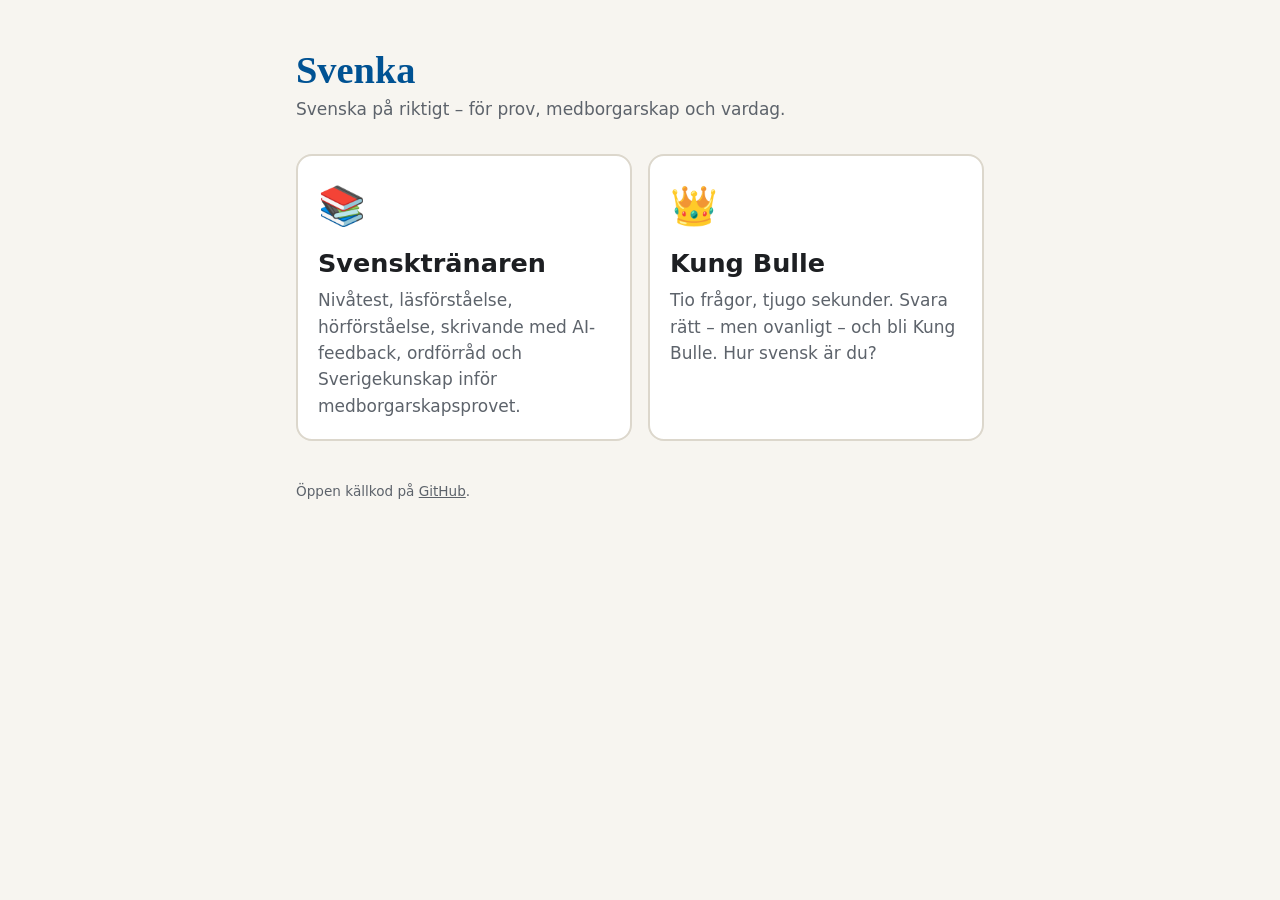
<file: index.html>
<!doctype html>
<html lang="sv">
<head>
  <meta charset="utf-8">
  <meta name="viewport" content="width=device-width, initial-scale=1">
  <title>Svenka</title>
  <meta name="description" content="Svenka: en personlig svensktränare och spelet Kung Bulle.">
  <link rel="icon" href="trainer/icons/icon.svg" type="image/svg+xml">
  <style>
    :root { --bg: #f7f5f0; --card: #fff; --ink: #1d1f22; --muted: #5d636b; --blue: #005293; --gold: #fecb00; --border: #dcd7cc; }
    @media (prefers-color-scheme: dark) { :root { --bg: #15171a; --card: #1e2125; --ink: #e9e7e2; --muted: #9aa1a9; --blue: #5aa7e6; --border: #353a40; } }
    * { box-sizing: border-box; }
    body { margin: 0; background: var(--bg); color: var(--ink); font: 17px/1.55 system-ui, -apple-system, "Segoe UI", sans-serif; }
    main { max-width: 720px; margin: 0 auto; padding: 48px 16px; }
    h1 { font: 700 2.4rem Georgia, serif; margin: 0 0 4px; color: var(--blue); }
    p.lead { color: var(--muted); margin: 0 0 32px; }
    .grid { display: grid; gap: 16px; grid-template-columns: repeat(auto-fit, minmax(260px, 1fr)); }
    a.card { display: block; text-decoration: none; color: inherit; background: var(--card); border: 2px solid var(--border); border-radius: 16px; padding: 20px; }
    a.card:hover { border-color: var(--blue); }
    .emoji { font-size: 2.4rem; }
    h2 { margin: 8px 0 4px; }
    .card p { margin: 0; color: var(--muted); }
    footer { margin-top: 40px; font-size: .85rem; color: var(--muted); }
    footer a { color: inherit; }
  </style>
</head>
<body>
  <main>
    <h1>Svenka</h1>
    <p class="lead">Svenska på riktigt – för prov, medborgarskap och vardag.</p>
    <div class="grid">
      <a class="card" href="trainer/">
        <div class="emoji">📚</div>
        <h2>Svensktränaren</h2>
        <p>Nivåtest, läsförståelse, hörförståelse, skrivande med AI-feedback, ordförråd och Sverigekunskap inför medborgarskapsprovet.</p>
      </a>
      <a class="card" href="kung-bulle/">
        <div class="emoji">👑</div>
        <h2>Kung Bulle</h2>
        <p>Tio frågor, tjugo sekunder. Svara rätt – men ovanligt – och bli Kung Bulle. Hur svensk är du?</p>
      </a>
    </div>
    <footer>Öppen källkod på <a href="https://github.com/Urban-JonathanCohen/svenka">GitHub</a>.</footer>
  </main>
</body>
</html>
</file>
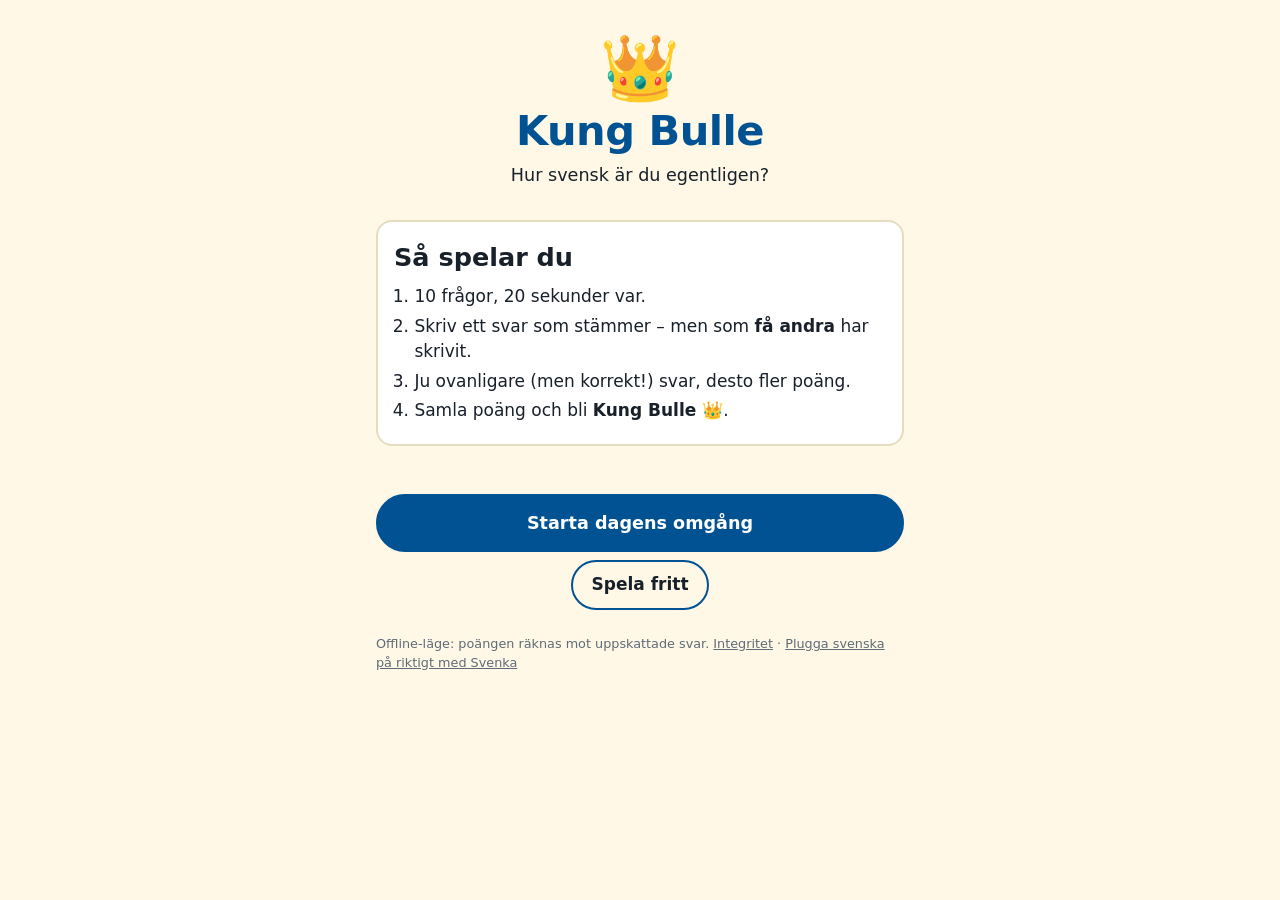
<file: kung-bulle/index.html>
<!doctype html>
<html lang="sv">
<head>
  <meta charset="utf-8">
  <meta name="viewport" content="width=device-width, initial-scale=1, viewport-fit=cover">
  <title>Kung Bulle – hur svensk är du?</title>
  <meta name="description" content="Tio frågor, tjugo sekunder var. Svara rätt – men ovanligt – och bli Kung Bulle.">
  <meta property="og:title" content="Kung Bulle 👑 – hur svensk är du?">
  <meta property="og:description" content="Tio frågor, tjugo sekunder var. Ju ovanligare rätt svar, desto fler poäng.">
  <meta name="theme-color" content="#005293">
  <link rel="icon" href="data:image/svg+xml,<svg xmlns='http://www.w3.org/2000/svg' viewBox='0 0 100 100'><text y='.9em' font-size='90'>👑</text></svg>">
  <link rel="stylesheet" href="css/style.css">
</head>
<body>
  <main id="app" class="app" aria-live="polite">
    <p class="center muted">Laddar…</p>
  </main>
  <script type="module" src="js/game.js"></script>
</body>
</html>
</file>
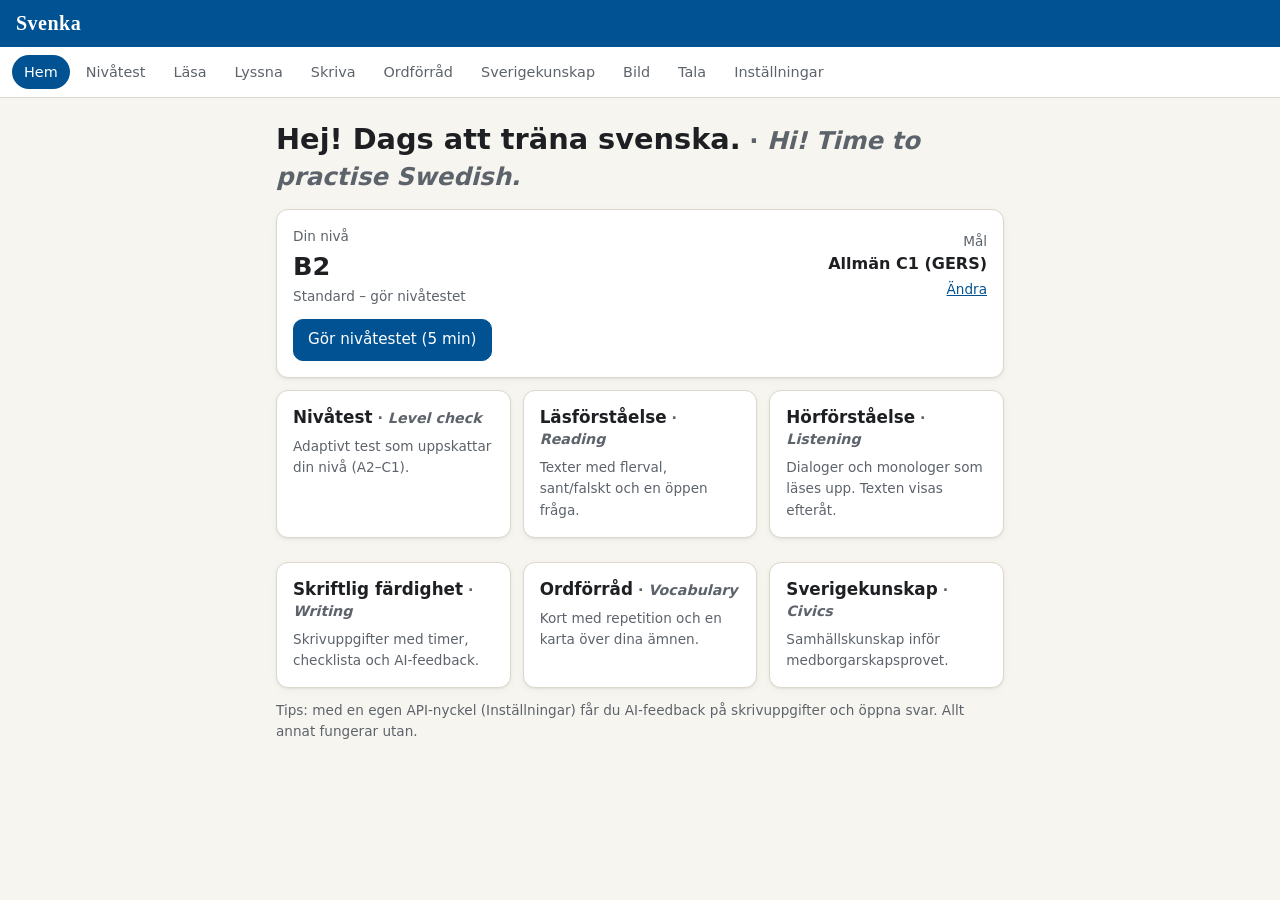
<file: trainer/index.html>
<!doctype html>
<html lang="sv">
<head>
  <meta charset="utf-8">
  <meta name="viewport" content="width=device-width, initial-scale=1, viewport-fit=cover">
  <title>Svenka – svensktränare</title>
  <meta name="description" content="Personlig tränare inför svenskprov på C1-nivå: läsförståelse, hörförståelse, skrivande, ordförråd och samhällskunskap.">
  <meta name="theme-color" content="#005293">
  <link rel="manifest" href="manifest.webmanifest">
  <link rel="icon" href="icons/icon.svg" type="image/svg+xml">
  <link rel="apple-touch-icon" href="icons/icon-192.png">
  <link rel="stylesheet" href="css/style.css">
</head>
<body>
  <header class="topbar">
    <a class="brand" href="#/">Svenka</a>
    <span class="level-badge" id="level-badge" title="Din nivå"></span>
  </header>
  <nav class="tabs" id="tabs" aria-label="Moduler"></nav>
  <main id="view" class="view" tabindex="-1"></main>
  <div id="toast" class="toast" role="status" aria-live="polite"></div>
  <script type="module" src="js/app.js"></script>
</body>
</html>
</file>
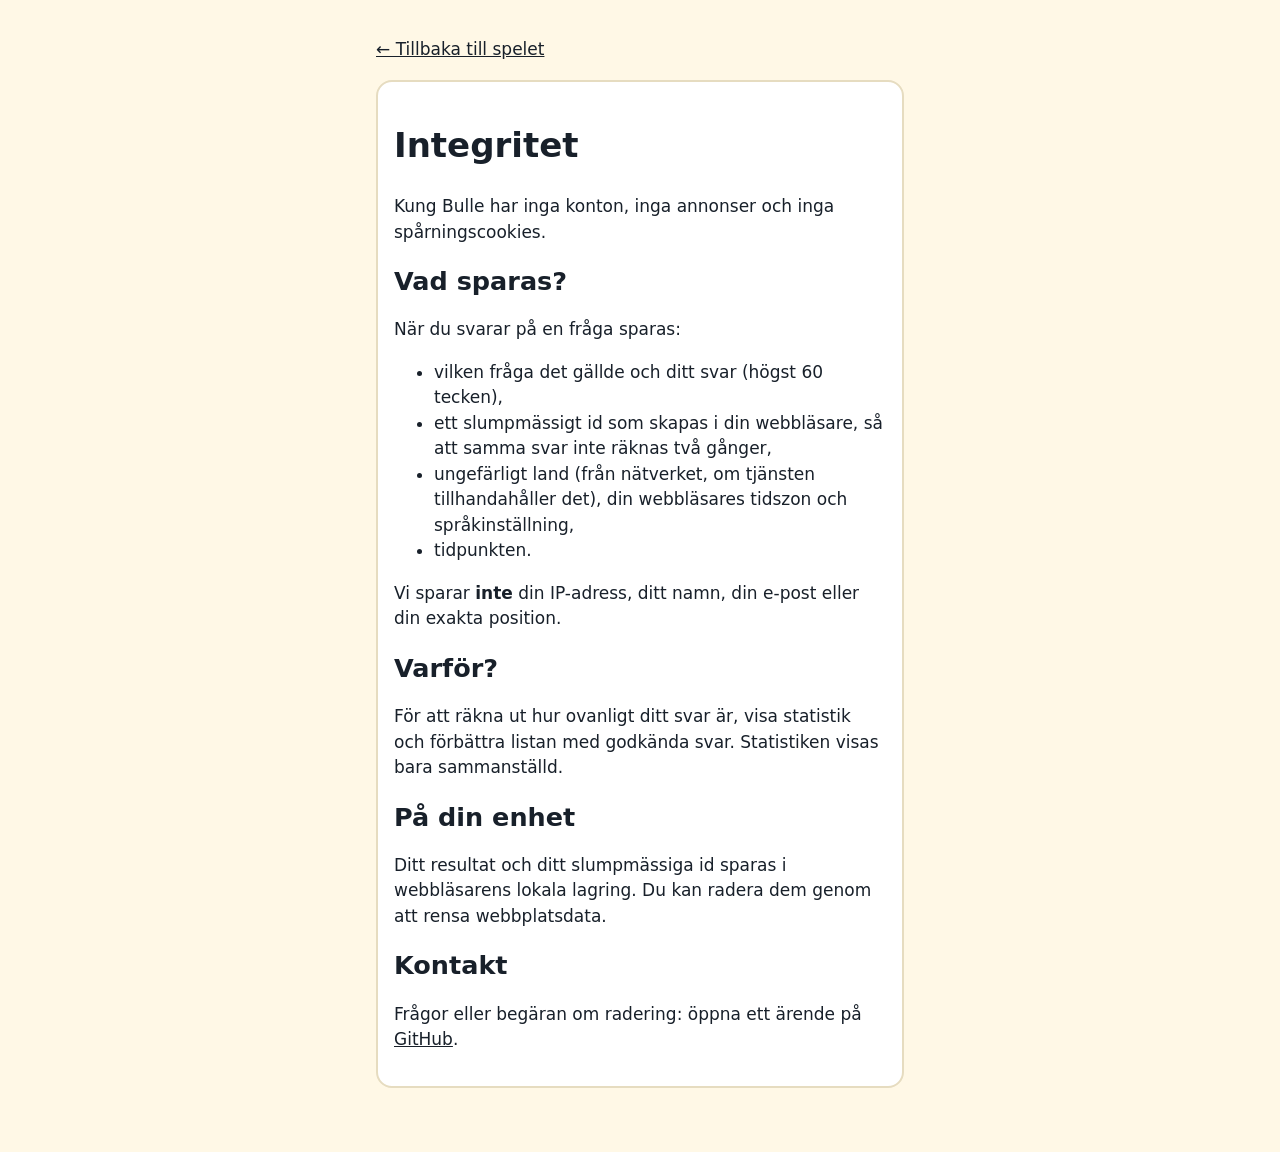
<file: kung-bulle/privacy.html>
<!doctype html>
<html lang="sv">
<head>
  <meta charset="utf-8">
  <meta name="viewport" content="width=device-width, initial-scale=1">
  <title>Integritet – Kung Bulle</title>
  <link rel="stylesheet" href="css/style.css">
</head>
<body>
  <main class="app">
    <p><a href="./">← Tillbaka till spelet</a></p>
    <div class="panel">
      <h1>Integritet</h1>
      <p>Kung Bulle har inga konton, inga annonser och inga spårningscookies.</p>
      <h2>Vad sparas?</h2>
      <p>När du svarar på en fråga sparas:</p>
      <ul>
        <li>vilken fråga det gällde och ditt svar (högst 60 tecken),</li>
        <li>ett slumpmässigt id som skapas i din webbläsare, så att samma svar inte räknas två gånger,</li>
        <li>ungefärligt land (från nätverket, om tjänsten tillhandahåller det), din webbläsares tidszon och språkinställning,</li>
        <li>tidpunkten.</li>
      </ul>
      <p>Vi sparar <strong>inte</strong> din IP-adress, ditt namn, din e-post eller din exakta position.</p>
      <h2>Varför?</h2>
      <p>För att räkna ut hur ovanligt ditt svar är, visa statistik och förbättra listan med godkända svar.
         Statistiken visas bara sammanställd.</p>
      <h2>På din enhet</h2>
      <p>Ditt resultat och ditt slumpmässiga id sparas i webbläsarens lokala lagring. Du kan radera dem genom att rensa webbplatsdata.</p>
      <h2>Kontakt</h2>
      <p>Frågor eller begäran om radering: öppna ett ärende på
         <a href="https://github.com/Urban-JonathanCohen/svenka/issues">GitHub</a>.</p>
    </div>
  </main>
</body>
</html>
</file>
<file: kung-bulle/css/style.css>
:root {
  --blue: #005293;
  --blue-deep: #003a6a;
  --gold: #fecb00;
  --cream: #fff8e6;
  --ink: #18202a;
  --muted: #5f6b78;
  --panel: #ffffff;
  --border: #e6dcc0;
  --good: #1f7a4a;
  --bad: #b3261e;
  --radius: 16px;
  --font: system-ui, -apple-system, "Segoe UI", Roboto, sans-serif;
  --display: "Arial Rounded MT Bold", "Nunito", system-ui, sans-serif;
}
@media (prefers-color-scheme: dark) {
  :root {
    --cream: #0f1720;
    --ink: #eef1f5;
    --muted: #9aa7b5;
    --panel: #18232f;
    --border: #2a3846;
    --good: #6fcf97;
    --bad: #f28b82;
  }
}
* { box-sizing: border-box; }
html, body { margin: 0; }
body {
  min-height: 100vh;
  background: var(--cream);
  color: var(--ink);
  font: 17px/1.5 var(--font);
}
a { color: inherit; }
.app { max-width: 560px; margin: 0 auto; padding: 20px 16px 48px; }
.center { text-align: center; }
.muted { color: var(--muted); }
.small { font-size: .9rem; }
.fine { font-size: .8rem; color: var(--muted); margin-top: 24px; }

.hero { text-align: center; padding: 16px 0 8px; }
.crown { font-size: 64px; line-height: 1; animation: bob 2.5s ease-in-out infinite; }
@keyframes bob { 50% { transform: translateY(-6px) rotate(-4deg); } }
.hero h1 { font: 800 2.6rem/1.1 var(--display); color: var(--blue); margin: 8px 0; letter-spacing: -.5px; }
@media (prefers-color-scheme: dark) { .hero h1 { color: var(--gold); } }
.tagline { font-size: 1.1rem; margin: 0 0 8px; }
.score { font: 800 2rem var(--display); margin: 8px 0; }
.emojis { font-size: 1.6rem; letter-spacing: 2px; margin: 4px 0 12px; }
.big { font-size: 1.3rem; font-weight: 700; margin: 4px 0; }

.panel {
  background: var(--panel); border: 2px solid var(--border); border-radius: var(--radius);
  padding: 16px; margin: 16px 0;
}
.panel h2, .panel h3 { margin: 0 0 8px; }
.rules { margin: 0; padding-left: 1.2em; }
.rules li { margin-bottom: 4px; }

.buttons { display: flex; flex-wrap: wrap; gap: 8px; justify-content: center; margin: 16px 0; }
button {
  font: inherit; font-weight: 700; cursor: pointer; border-radius: 999px; padding: 10px 18px;
  border: 2px solid var(--blue); background: transparent; color: var(--ink);
}
@media (prefers-color-scheme: dark) { button { border-color: var(--gold); } }
button.primary { background: var(--blue); color: #fff; }
@media (prefers-color-scheme: dark) { button.primary { background: var(--gold); color: #18202a; } }
button:disabled { opacity: .5; cursor: default; }
.big-btn { display: block; width: 100%; padding: 14px; font-size: 1.1rem; margin-top: 16px; }

.live { display: flex; align-items: center; gap: 6px; justify-content: center; font-size: .9rem; color: var(--muted); }
.live .dot { width: 9px; height: 9px; border-radius: 50%; background: #e0352b; animation: pulse 1.4s infinite; }
@keyframes pulse { 50% { opacity: .3; } }

/* --- playing --- */
.progress-row { display: flex; justify-content: space-between; font-weight: 700; color: var(--muted); }
.secs { font-variant-numeric: tabular-nums; color: var(--ink); }
.timebar { height: 10px; background: var(--border); border-radius: 999px; overflow: hidden; margin: 8px 0 24px; }
.timebar > div { height: 100%; width: 100%; background: var(--blue); transition: width .1s linear; }
.timebar.hurry > div { background: var(--bad); }
@media (prefers-color-scheme: dark) { .timebar > div { background: var(--gold); } }
.prompt { font: 800 1.7rem/1.25 var(--display); margin: 8px 0 20px; text-wrap: balance; }
.prompt.small { font-size: 1.15rem; margin-bottom: 12px; }
.answer { display: flex; gap: 8px; }
.answer input {
  flex: 1; min-width: 0; font: inherit; font-size: 1.2rem; padding: 12px 14px; border-radius: 12px;
  border: 2px solid var(--border); background: var(--panel); color: var(--ink);
}
.answer input:focus { outline: none; border-color: var(--blue); }

.verdict { border-radius: var(--radius); padding: 16px; margin: 12px 0; background: var(--panel); border: 2px solid var(--border); }
.verdict.great { border-color: var(--gold); background: linear-gradient(135deg, rgba(254,203,0,.18), transparent); }
.verdict.bad { border-color: var(--bad); }
.verdict .pts { font: 800 2.2rem var(--display); color: var(--good); }

.bars { list-style: none; margin: 0; padding: 0; }
.bars li { display: grid; grid-template-columns: minmax(0, 9em) 1fr 3.4em; gap: 8px; align-items: center; margin-bottom: 6px; font-size: .95rem; }
.bars .label { overflow: hidden; text-overflow: ellipsis; white-space: nowrap; }
.bars .track { height: 12px; background: var(--border); border-radius: 999px; overflow: hidden; }
.bars .fill { display: block; height: 100%; background: var(--muted); border-radius: 999px; }
.bars li.me { font-weight: 700; }
.bars li.me .fill { background: var(--blue); }
@media (prefers-color-scheme: dark) { .bars li.me .fill { background: var(--gold); } }
.bars .val { text-align: right; font-variant-numeric: tabular-nums; color: var(--muted); }

.summary { padding-left: 1.2em; margin: 0; }
.summary li { margin-bottom: 8px; }
.bad-text { color: var(--bad); text-decoration: line-through; }

.toast {
  position: fixed; left: 50%; bottom: 24px; transform: translateX(-50%);
  background: var(--ink); color: var(--cream); padding: 10px 16px; border-radius: 12px; z-index: 10;
}
</file>
<file: trainer/css/style.css>
:root {
  --bg: #f7f5f0;
  --surface: #ffffff;
  --surface-2: #efece4;
  --text: #1d1f22;
  --muted: #5d636b;
  --border: #dcd7cc;
  --accent: #005293;
  --accent-ink: #ffffff;
  --gold: #fecb00;
  --ok: #1f7a4a;
  --ok-bg: #e3f3e9;
  --bad: #b3261e;
  --bad-bg: #fbe7e5;
  --radius: 12px;
  --shadow: 0 1px 2px rgba(0, 0, 0, .06), 0 2px 8px rgba(0, 0, 0, .04);
  --font: system-ui, -apple-system, "Segoe UI", Roboto, sans-serif;
  --serif: Georgia, "Iowan Old Style", serif;
}
@media (prefers-color-scheme: dark) {
  :root {
    --bg: #15171a;
    --surface: #1e2125;
    --surface-2: #272b30;
    --text: #e9e7e2;
    --muted: #9aa1a9;
    --border: #353a40;
    --accent: #5aa7e6;
    --accent-ink: #0b1420;
    --ok: #6fcf97;
    --ok-bg: #173325;
    --bad: #f28b82;
    --bad-bg: #3a1d1b;
    --shadow: none;
  }
}

* { box-sizing: border-box; }
html, body { margin: 0; }
body {
  background: var(--bg);
  color: var(--text);
  font: 16px/1.55 var(--font);
  -webkit-text-size-adjust: 100%;
}
a { color: var(--accent); }
h1, h2, h3 { line-height: 1.25; margin: 0 0 .5em; }
h1 { font-size: 1.5rem; }
h2 { font-size: 1.2rem; }
h3 { font-size: 1.05rem; }
p { margin: 0 0 .8em; }

/* ---------- Layout ---------- */
.topbar {
  display: flex; align-items: center; justify-content: space-between;
  padding: 12px 16px; background: var(--accent); color: var(--accent-ink);
}
.brand { color: inherit; text-decoration: none; font: 700 1.25rem var(--serif); letter-spacing: .5px; }
.level-badge {
  font-size: .8rem; font-weight: 600; padding: 2px 10px; border-radius: 999px;
  background: var(--gold); color: #1d1f22;
}
.level-badge:empty { display: none; }
.tabs {
  display: flex; gap: 4px; overflow-x: auto; padding: 8px 12px;
  background: var(--surface); border-bottom: 1px solid var(--border);
  position: sticky; top: 0; z-index: 10; scrollbar-width: none;
}
.tabs::-webkit-scrollbar { display: none; }
.tabs a {
  flex: none; padding: 6px 12px; border-radius: 999px; text-decoration: none;
  color: var(--muted); font-size: .9rem; white-space: nowrap;
}
.tabs a[aria-current="page"] { background: var(--accent); color: var(--accent-ink); }
.view { max-width: 760px; margin: 0 auto; padding: 16px 16px 64px; outline: none; }

/* ---------- Components ---------- */
.card {
  background: var(--surface); border: 1px solid var(--border); border-radius: var(--radius);
  padding: 16px; margin-bottom: 12px; box-shadow: var(--shadow);
}
.card.link { display: block; color: inherit; text-decoration: none; cursor: pointer; }
.card.link:hover { border-color: var(--accent); }
.grid { display: grid; gap: 12px; grid-template-columns: repeat(auto-fill, minmax(220px, 1fr)); }
.row { display: flex; gap: 8px; align-items: center; flex-wrap: wrap; }
.spread { justify-content: space-between; }
.stack > * + * { margin-top: 12px; }
.muted { color: var(--muted); }
.small { font-size: .85rem; }
.en { color: var(--muted); font-size: .85em; font-style: italic; }
.en::before { content: " · "; font-style: normal; }
.hide-en .en { display: none; }
.pill {
  display: inline-block; font-size: .75rem; padding: 1px 8px; border-radius: 999px;
  background: var(--surface-2); color: var(--muted); border: 1px solid var(--border);
}
.pill.level { background: var(--gold); color: #1d1f22; border-color: transparent; font-weight: 600; }

button, .btn {
  font: inherit; font-size: .95rem; cursor: pointer; border-radius: 10px;
  padding: 8px 14px; border: 1px solid var(--border); background: var(--surface); color: var(--text);
  text-decoration: none; display: inline-flex; align-items: center; gap: 6px;
}
button:hover:not(:disabled), .btn:hover { border-color: var(--accent); }
button:disabled { opacity: .55; cursor: default; }
button.primary, .btn.primary { background: var(--accent); color: var(--accent-ink); border-color: var(--accent); }
button.ghost { background: transparent; border-color: transparent; color: var(--accent); padding: 4px 8px; }
button.chip { padding: 4px 10px; border-radius: 999px; font-size: .85rem; }
button.chip[aria-pressed="true"] { background: var(--accent); color: var(--accent-ink); border-color: var(--accent); }

input[type="text"], input[type="password"], input[type="number"], select, textarea {
  font: inherit; width: 100%; padding: 8px 10px; border-radius: 10px;
  border: 1px solid var(--border); background: var(--surface); color: var(--text);
}
textarea { min-height: 120px; resize: vertical; line-height: 1.5; }
label.field { display: block; margin-bottom: 12px; }
label.field > span { display: block; font-size: .85rem; color: var(--muted); margin-bottom: 4px; }
input[type="range"] { width: 100%; }

.progress { height: 6px; background: var(--surface-2); border-radius: 999px; overflow: hidden; }
.progress > div { height: 100%; background: var(--accent); transition: width .3s; }

/* ---------- Questions ---------- */
.question { border-top: 1px solid var(--border); padding-top: 14px; margin-top: 14px; }
.question:first-child { border-top: 0; margin-top: 0; padding-top: 0; }
.question .prompt { font-weight: 600; margin-bottom: 8px; }
.options { display: grid; gap: 6px; }
.options button { justify-content: flex-start; text-align: left; width: 100%; }
.options button.correct { background: var(--ok-bg); border-color: var(--ok); color: var(--ok); }
.options button.wrong { background: var(--bad-bg); border-color: var(--bad); color: var(--bad); }
.feedback { margin-top: 8px; padding: 10px 12px; border-radius: 10px; font-size: .92rem; }
.feedback.ok { background: var(--ok-bg); }
.feedback.bad { background: var(--bad-bg); }
.feedback.neutral { background: var(--surface-2); }

.reading-text { font-family: var(--serif); font-size: 1.05rem; line-height: 1.7; }
.reading-text p { margin-bottom: 1em; }

/* ---------- Flashcards ---------- */
.flashcard {
  min-height: 200px; display: flex; flex-direction: column; justify-content: center; align-items: center;
  text-align: center; gap: 8px; cursor: pointer; user-select: none;
}
.flashcard .word { font: 700 1.8rem var(--serif); }
.flashcard .meta { color: var(--muted); }
.grades { display: grid; grid-template-columns: repeat(4, 1fr); gap: 6px; }
.grades button { justify-content: center; flex-direction: column; gap: 0; font-size: .85rem; }

/* ---------- Sunburst ---------- */
.sunburst-wrap { position: relative; max-width: 520px; margin: 0 auto; }
.sunburst-wrap svg { width: 100%; height: auto; display: block; }
.sunburst-wrap path { cursor: pointer; stroke: var(--surface); stroke-width: 1px; }
.sunburst-center {
  position: absolute; inset: 0; display: flex; flex-direction: column; align-items: center;
  justify-content: center; pointer-events: none; text-align: center;
}
.sunburst-center strong { font-size: 1.05rem; max-width: 30%; }
.legend { display: flex; align-items: center; gap: 8px; font-size: .8rem; color: var(--muted); justify-content: center; }
.legend .ramp { width: 140px; height: 10px; border-radius: 999px; }

/* ---------- Writing ---------- */
.writing-tools { position: sticky; top: 52px; z-index: 5; background: var(--bg); padding: 8px 0; }
.timer { font-variant-numeric: tabular-nums; font-weight: 600; }
.timer.over { color: var(--bad); }
.checklist label { display: flex; gap: 8px; align-items: flex-start; margin-bottom: 6px; }
.correction { border-left: 3px solid var(--bad); padding: 4px 10px; margin-bottom: 8px; }
.correction del { color: var(--bad); }
.correction ins { color: var(--ok); text-decoration: none; font-weight: 600; }

/* ---------- Toast ---------- */
.toast {
  position: fixed; left: 50%; bottom: 24px; transform: translateX(-50%) translateY(100px);
  background: var(--text); color: var(--bg); padding: 10px 16px; border-radius: 10px;
  transition: transform .25s; max-width: calc(100% - 32px); z-index: 50;
}
.toast.show { transform: translateX(-50%) translateY(0); }

.spinner {
  width: 18px; height: 18px; border-radius: 50%; border: 2px solid var(--border);
  border-top-color: var(--accent); animation: spin 1s linear infinite; display: inline-block;
}
@keyframes spin { to { transform: rotate(360deg); } }

@media (min-width: 720px) {
  h1 { font-size: 1.8rem; }
  .view { padding-top: 24px; }
}
</file>
